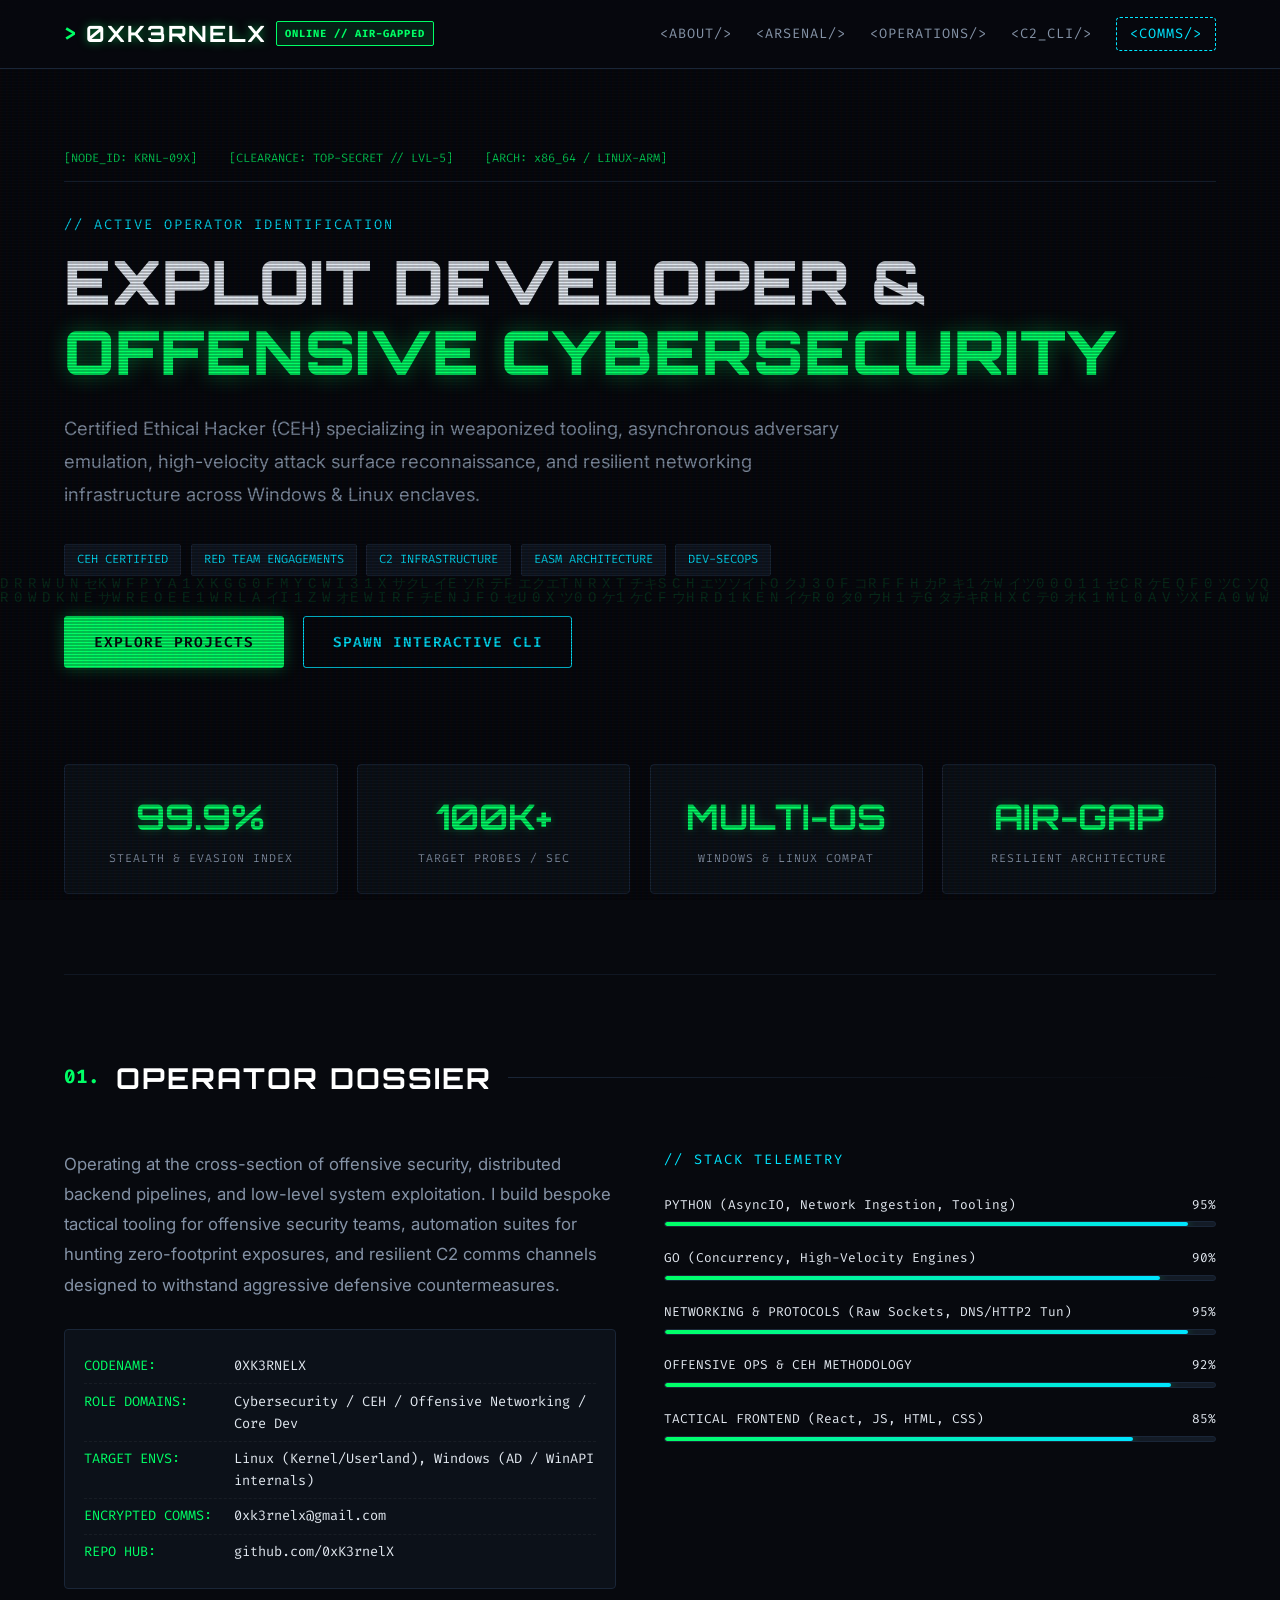
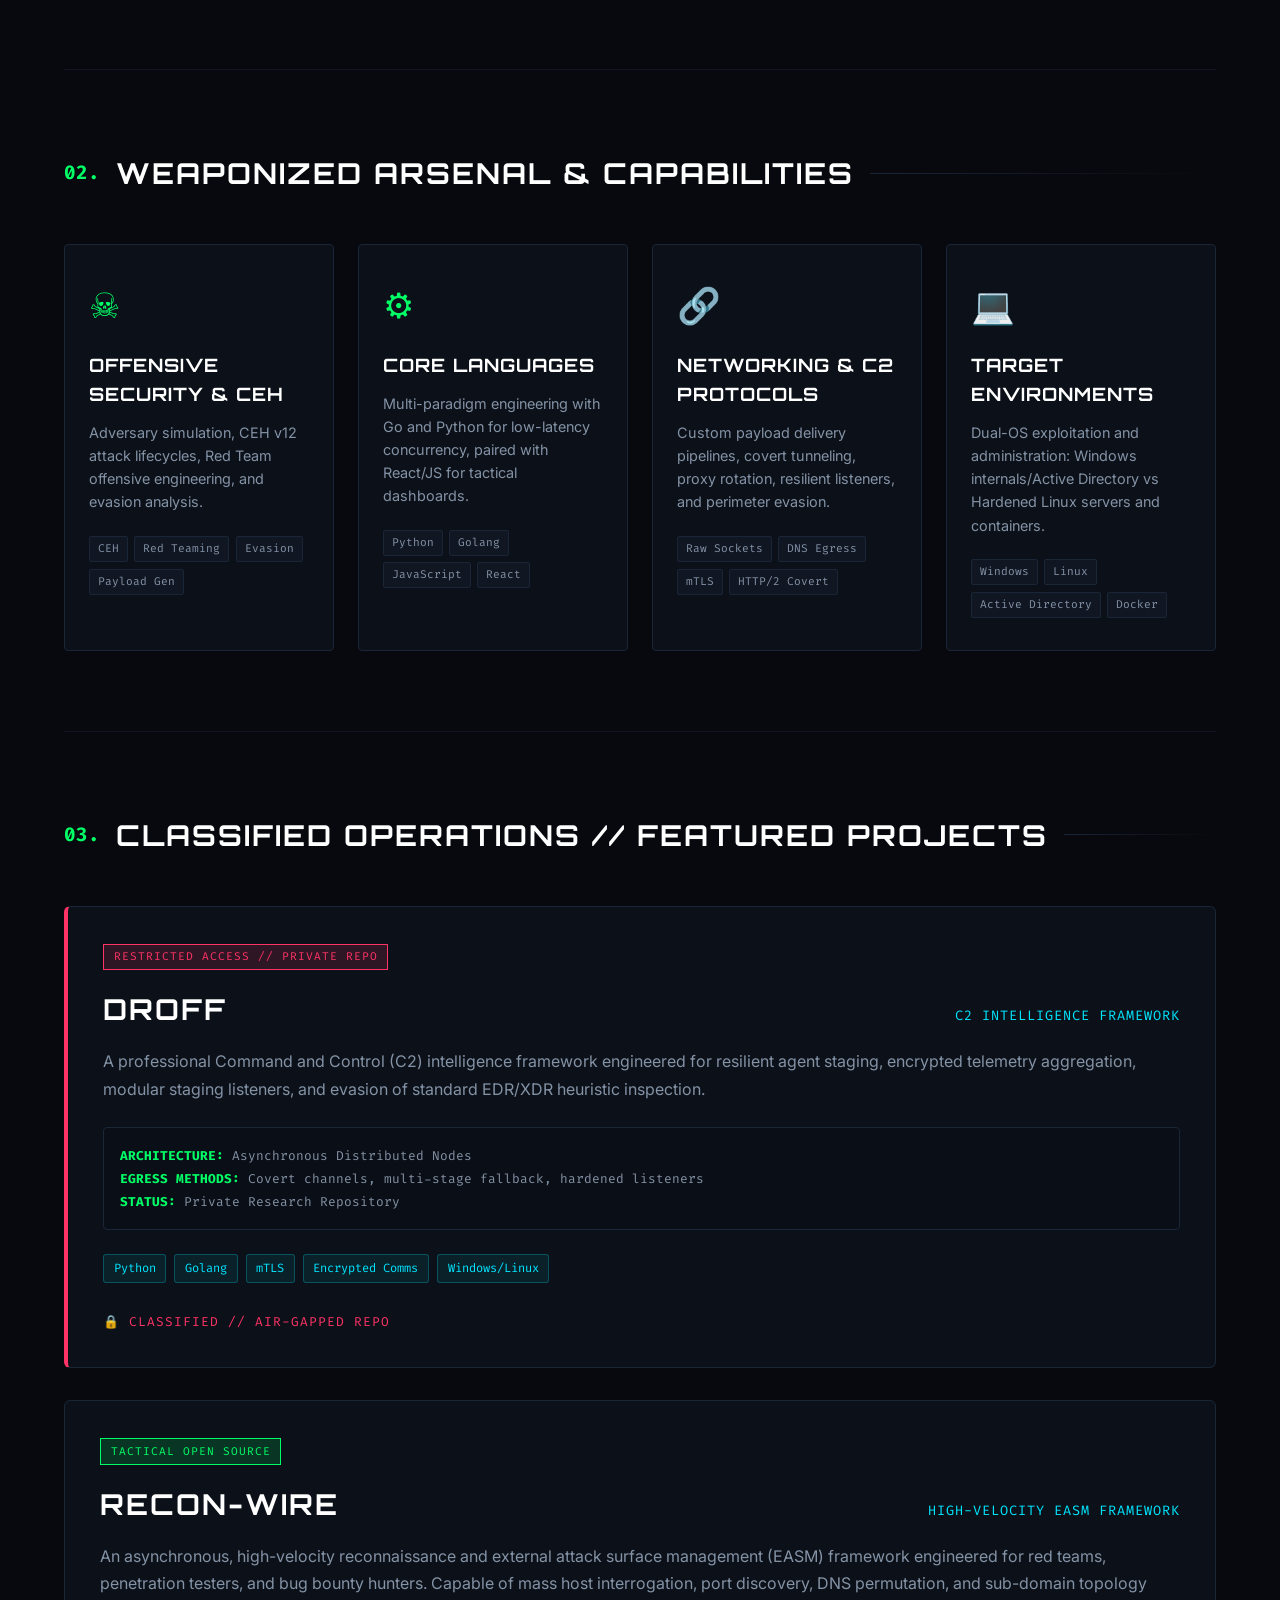
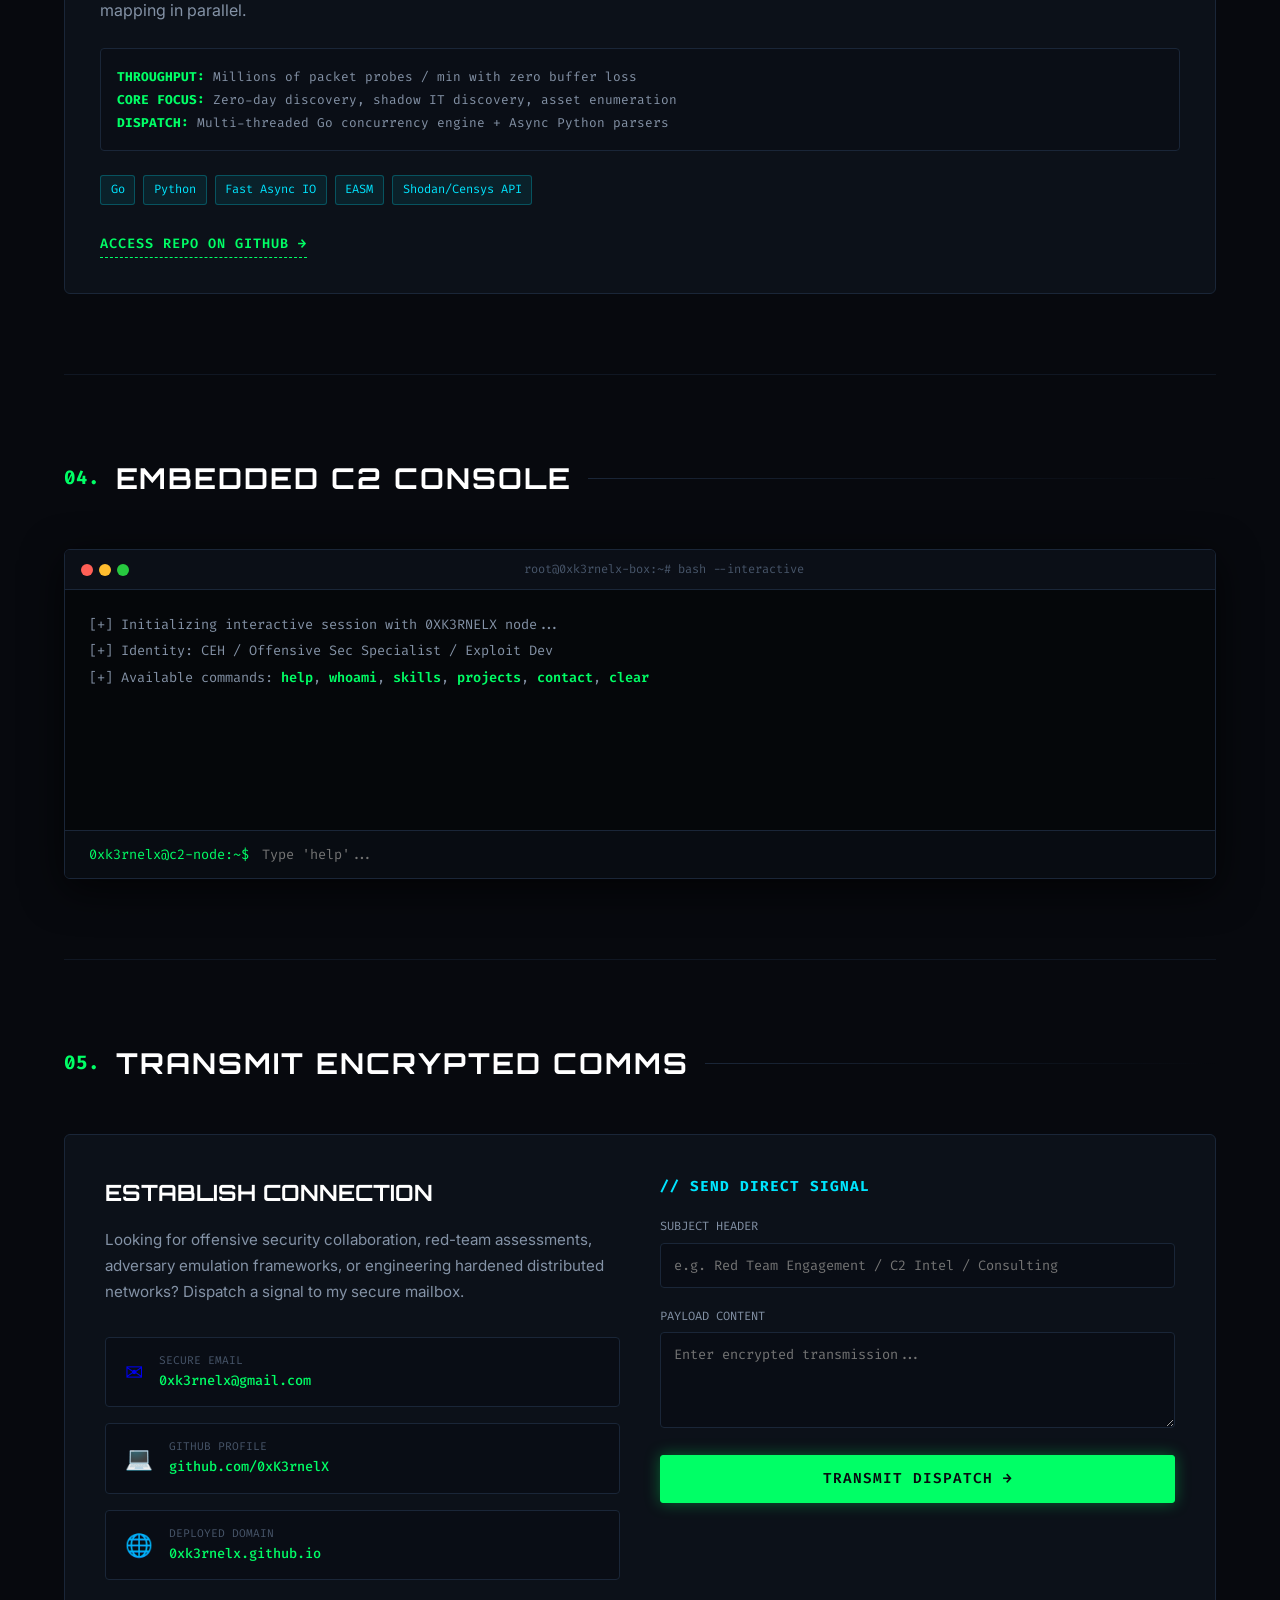
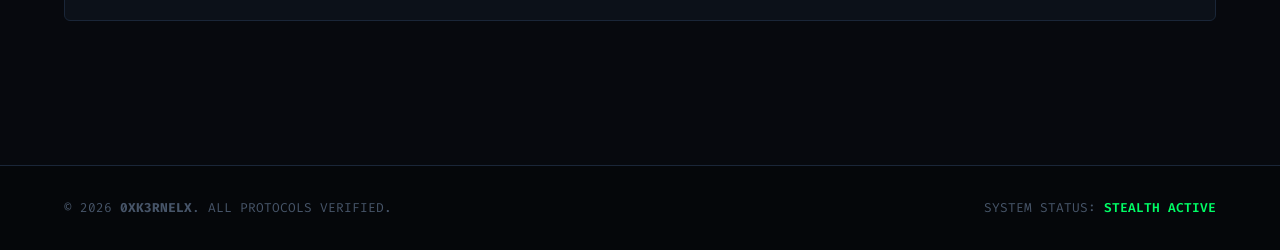
<file: index.html>
<!DOCTYPE html>
<html lang="en">
<head>
  <meta charset="UTF-8" />
  <meta name="viewport" content="width=device-width, initial-scale=1.0" />
  <title>0XK3RNELX // Offensive Security &amp; Exploit Engineering</title>
  <link rel="preconnect" href="https://fonts.googleapis.com">
  <link rel="preconnect" href="https://fonts.gstatic.com" crossorigin>
  <link href="https://fonts.googleapis.com/css2?family=Fira+Code:wght@300;400;500;600;700&family=Orbitron:wght@600;800;900&family=Inter:wght@300;400;500;600&display=swap" rel="stylesheet">
  <link rel="stylesheet" href="style.css?v=2.1" />
</head>
<body class="matrix-bg">
  <div class="crt-overlay"></div>
  <canvas id="matrix-canvas"></canvas>

  <header class="cyber-nav">
    <div class="brand">
      <span class="prompt-arrow">&gt;</span>
      <span class="glitch" data-text="0XK3RNELX">0XK3RNELX</span>
      <span class="badge-status">ONLINE // AIR-GAPPED</span>
    </div>
    <nav>
      <a href="#about" class="nav-link">&lt;ABOUT/&gt;</a>
      <a href="#arsenal" class="nav-link">&lt;ARSENAL/&gt;</a>
      <a href="#operations" class="nav-link">&lt;OPERATIONS/&gt;</a>
      <a href="#terminal-sec" class="nav-link terminal-jump">&lt;C2_CLI/&gt;</a>
      <a href="#contact" class="nav-link highlight">&lt;COMMS/&gt;</a>
    </nav>
  </header>

  <main class="container">
    <!-- Hero Section -->
    <section class="hero-section">
      <div class="hero-hud">
        <div class="hud-top">
          <span class="hud-item">[NODE_ID: KRNL-09X]</span>
          <span class="hud-item">[CLEARANCE: TOP-SECRET // LVL-5]</span>
          <span class="hud-item">[ARCH: x86_64 / LINUX-ARM]</span>
        </div>
      </div>

      <div class="hero-content">
        <p class="intel-tag">// ACTIVE OPERATOR IDENTIFICATION</p>
        <h1 class="hero-title">
          EXPLOIT DEVELOPER &amp;<br />
          <span class="cyber-accent">OFFENSIVE CYBERSECURITY</span>
        </h1>
        <p class="hero-desc">
          Certified Ethical Hacker (CEH) specializing in weaponized tooling, asynchronous adversary emulation,
          high-velocity attack surface reconnaissance, and resilient networking infrastructure across Windows &amp; Linux enclaves.
        </p>
        
        <div class="hero-badges">
          <span class="tag">CEH CERTIFIED</span>
          <span class="tag">RED TEAM ENGAGEMENTS</span>
          <span class="tag">C2 INFRASTRUCTURE</span>
          <span class="tag">EASM ARCHITECTURE</span>
          <span class="tag">DEV-SECOPS</span>
        </div>

        <div class="hero-actions">
          <a href="#operations" class="btn btn-primary">
            <span class="btn-glitch"></span>
            EXPLORE PROJECTS
          </a>
          <a href="#terminal-sec" class="btn btn-secondary">
            SPAWN INTERACTIVE CLI
          </a>
        </div>
      </div>
    </section>

    <!-- Stats Matrix -->
    <section class="metrics-grid">
      <div class="metric-card">
        <div class="metric-num">99.9%</div>
        <div class="metric-label">STEALTH &amp; EVASION INDEX</div>
      </div>
      <div class="metric-card">
        <div class="metric-num">100K+</div>
        <div class="metric-label">TARGET PROBES / SEC</div>
      </div>
      <div class="metric-card">
        <div class="metric-num">MULTI-OS</div>
        <div class="metric-label">WINDOWS &amp; LINUX COMPAT</div>
      </div>
      <div class="metric-card">
        <div class="metric-num">AIR-GAP</div>
        <div class="metric-label">RESILIENT ARCHITECTURE</div>
      </div>
    </section>

    <!-- About & Profile -->
    <section id="about" class="section">
      <div class="section-header">
        <span class="sec-num">01.</span>
        <h2>OPERATOR DOSSIER</h2>
        <div class="sec-line"></div>
      </div>

      <div class="dossier-grid">
        <div class="dossier-bio">
          <p>
            Operating at the cross-section of offensive security, distributed backend pipelines, and low-level system exploitation. 
            I build bespoke tactical tooling for offensive security teams, automation suites for hunting zero-footprint exposures, 
            and resilient C2 comms channels designed to withstand aggressive defensive countermeasures.
          </p>
          <div class="intel-block">
            <div class="intel-row"><span class="k">CODENAME:</span> <span class="v">0XK3RNELX</span></div>
            <div class="intel-row"><span class="k">ROLE DOMAINS:</span> <span class="v">Cybersecurity / CEH / Offensive Networking / Core Dev</span></div>
            <div class="intel-row"><span class="k">TARGET ENVS:</span> <span class="v">Linux (Kernel/Userland), Windows (AD / WinAPI internals)</span></div>
            <div class="intel-row"><span class="k">ENCRYPTED COMMS:</span> <span class="v">0xk3rnelx@gmail.com</span></div>
            <div class="intel-row"><span class="k">REPO HUB:</span> <span class="v">github.com/0xK3rnelX</span></div>
          </div>
        </div>

        <div class="dossier-stats">
          <div class="tech-radar-title">// STACK TELEMETRY</div>
          <div class="skill-bar-box">
            <div class="sb-header"><span>PYTHON (AsyncIO, Network Ingestion, Tooling)</span><span>95%</span></div>
            <div class="sb-track"><div class="sb-fill" style="width: 95%"></div></div>
          </div>
          <div class="skill-bar-box">
            <div class="sb-header"><span>GO (Concurrency, High-Velocity Engines)</span><span>90%</span></div>
            <div class="sb-track"><div class="sb-fill" style="width: 90%"></div></div>
          </div>
          <div class="skill-bar-box">
            <div class="sb-header"><span>NETWORKING &amp; PROTOCOLS (Raw Sockets, DNS/HTTP2 Tun)</span><span>95%</span></div>
            <div class="sb-track"><div class="sb-fill" style="width: 95%"></div></div>
          </div>
          <div class="skill-bar-box">
            <div class="sb-header"><span>OFFENSIVE OPS &amp; CEH METHODOLOGY</span><span>92%</span></div>
            <div class="sb-track"><div class="sb-fill" style="width: 92%"></div></div>
          </div>
          <div class="skill-bar-box">
            <div class="sb-header"><span>TACTICAL FRONTEND (React, JS, HTML, CSS)</span><span>85%</span></div>
            <div class="sb-track"><div class="sb-fill" style="width: 85%"></div></div>
          </div>
        </div>
      </div>
    </section>

    <!-- Arsenal / Skills -->
    <section id="arsenal" class="section">
      <div class="section-header">
        <span class="sec-num">02.</span>
        <h2>WEAPONIZED ARSENAL &amp; CAPABILITIES</h2>
        <div class="sec-line"></div>
      </div>

      <div class="arsenal-grid">
        <div class="arsenal-card">
          <div class="card-icon">&#9760;</div>
          <h3>OFFENSIVE SECURITY &amp; CEH</h3>
          <p>Adversary simulation, CEH v12 attack lifecycles, Red Team offensive engineering, and evasion analysis.</p>
          <div class="card-tags">
            <span>CEH</span><span>Red Teaming</span><span>Evasion</span><span>Payload Gen</span>
          </div>
        </div>

        <div class="arsenal-card">
          <div class="card-icon">&#9881;</div>
          <h3>CORE LANGUAGES</h3>
          <p>Multi-paradigm engineering with Go and Python for low-latency concurrency, paired with React/JS for tactical dashboards.</p>
          <div class="card-tags">
            <span>Python</span><span>Golang</span><span>JavaScript</span><span>React</span>
          </div>
        </div>

        <div class="arsenal-card">
          <div class="card-icon">&#128279;</div>
          <h3>NETWORKING &amp; C2 PROTOCOLS</h3>
          <p>Custom payload delivery pipelines, covert tunneling, proxy rotation, resilient listeners, and perimeter evasion.</p>
          <div class="card-tags">
            <span>Raw Sockets</span><span>DNS Egress</span><span>mTLS</span><span>HTTP/2 Covert</span>
          </div>
        </div>

        <div class="arsenal-card">
          <div class="card-icon">&#128187;</div>
          <h3>TARGET ENVIRONMENTS</h3>
          <p>Dual-OS exploitation and administration: Windows internals/Active Directory vs Hardened Linux servers and containers.</p>
          <div class="card-tags">
            <span>Windows</span><span>Linux</span><span>Active Directory</span><span>Docker</span>
          </div>
        </div>
      </div>
    </section>

    <!-- Operations / Projects -->
    <section id="operations" class="section">
      <div class="section-header">
        <span class="sec-num">03.</span>
        <h2>CLASSIFIED OPERATIONS // FEATURED PROJECTS</h2>
        <div class="sec-line"></div>
      </div>

      <div class="project-list">
        <!-- DROFF -->
        <article class="project-card classified">
          <div class="proj-badge">RESTRICTED ACCESS // PRIVATE REPO</div>
          <div class="project-header">
            <h3 class="project-name">DROFF</h3>
            <span class="proj-type">C2 INTELLIGENCE FRAMEWORK</span>
          </div>
          <p class="proj-description">
            A professional Command and Control (C2) intelligence framework engineered for resilient agent staging, encrypted telemetry aggregation, modular staging listeners, and evasion of standard EDR/XDR heuristic inspection.
          </p>
          <div class="proj-specs">
            <div><strong>ARCHITECTURE:</strong> Asynchronous Distributed Nodes</div>
            <div><strong>EGRESS METHODS:</strong> Covert channels, multi-stage fallback, hardened listeners</div>
            <div><strong>STATUS:</strong> Private Research Repository</div>
          </div>
          <div class="proj-tech">
            <span>Python</span><span>Golang</span><span>mTLS</span><span>Encrypted Comms</span><span>Windows/Linux</span>
          </div>
          <div class="proj-footer">
            <span class="access-tag"><span class="lock-icon">&#128274;</span> CLASSIFIED // AIR-GAPPED REPO</span>
          </div>
        </article>

        <!-- RECON-WIRE -->
        <article class="project-card">
          <div class="proj-badge open-source">TACTICAL OPEN SOURCE</div>
          <div class="project-header">
            <h3 class="project-name">RECON-WIRE</h3>
            <span class="proj-type">HIGH-VELOCITY EASM FRAMEWORK</span>
          </div>
          <p class="proj-description">
            An asynchronous, high-velocity reconnaissance and external attack surface management (EASM) framework engineered for red teams, penetration testers, and bug bounty hunters. Capable of mass host interrogation, port discovery, DNS permutation, and sub-domain topology mapping in parallel.
          </p>
          <div class="proj-specs">
            <div><strong>THROUGHPUT:</strong> Millions of packet probes / min with zero buffer loss</div>
            <div><strong>CORE FOCUS:</strong> Zero-day discovery, shadow IT discovery, asset enumeration</div>
            <div><strong>DISPATCH:</strong> Multi-threaded Go concurrency engine + Async Python parsers</div>
          </div>
          <div class="proj-tech">
            <span>Go</span><span>Python</span><span>Fast Async IO</span><span>EASM</span><span>Shodan/Censys API</span>
          </div>
          <div class="proj-footer">
            <a href="https://github.com/0xK3rnelX/RECON-WIRE" target="_blank" rel="noopener" class="proj-link">
              ACCESS REPO ON GITHUB &rarr;
            </a>
          </div>
        </article>
      </div>
    </section>

    <!-- Terminal Section -->
    <section id="terminal-sec" class="section">
      <div class="section-header">
        <span class="sec-num">04.</span>
        <h2>EMBEDDED C2 CONSOLE</h2>
        <div class="sec-line"></div>
      </div>

      <div class="terminal-container">
        <div class="terminal-bar">
          <div class="terminal-buttons">
            <span class="tb-dot tb-red"></span>
            <span class="tb-dot tb-yellow"></span>
            <span class="tb-dot tb-green"></span>
          </div>
          <div class="tb-title">root@0xk3rnelx-box:~# bash --interactive</div>
        </div>
        <div class="terminal-body" id="terminal-output">
          <div class="t-line intro-line">[+] Initializing interactive session with 0XK3RNELX node...</div>
          <div class="t-line intro-line">[+] Identity: CEH / Offensive Sec Specialist / Exploit Dev</div>
          <div class="t-line intro-line">[+] Available commands: <span class="t-highlight">help</span>, <span class="t-highlight">whoami</span>, <span class="t-highlight">skills</span>, <span class="t-highlight">projects</span>, <span class="t-highlight">contact</span>, <span class="t-highlight">clear</span></div>
          <div class="t-line">&nbsp;</div>
        </div>
        <div class="terminal-input-row">
          <span class="t-prompt">0xk3rnelx@c2-node:~$</span>
          <input type="text" id="terminal-input" autocomplete="off" spellcheck="false" placeholder="Type 'help'..." />
        </div>
      </div>
    </section>

    <!-- Contact & Comms Section -->
    <section id="contact" class="section">
      <div class="section-header">
        <span class="sec-num">05.</span>
        <h2>TRANSMIT ENCRYPTED COMMS</h2>
        <div class="sec-line"></div>
      </div>

      <div class="comms-box">
        <div class="comms-info">
          <h3>ESTABLISH CONNECTION</h3>
          <p>
            Looking for offensive security collaboration, red-team assessments, adversary emulation frameworks, or engineering hardened distributed networks? Dispatch a signal to my secure mailbox.
          </p>
          <div class="contact-links">
            <a href="mailto:0xk3rnelx@gmail.com" class="comms-item">
              <span class="ci-icon">&#9993;</span>
              <div>
                <div class="ci-lbl">SECURE EMAIL</div>
                <div class="ci-val">0xk3rnelx@gmail.com</div>
              </div>
            </a>
            <a href="https://github.com/0xK3rnelX" target="_blank" rel="noopener" class="comms-item">
              <span class="ci-icon">&#128187;</span>
              <div>
                <div class="ci-lbl">GITHUB PROFILE</div>
                <div class="ci-val">github.com/0xK3rnelX</div>
              </div>
            </a>
            <a href="https://0xk3rnelx.github.io" target="_blank" rel="noopener" class="comms-item">
              <span class="ci-icon">&#127760;</span>
              <div>
                <div class="ci-lbl">DEPLOYED DOMAIN</div>
                <div class="ci-val">0xk3rnelx.github.io</div>
              </div>
            </a>
          </div>
        </div>

        <div class="quick-ping">
          <h4>// SEND DIRECT SIGNAL</h4>
          <form id="contact-form" onsubmit="event.preventDefault(); window.location.href='mailto:0xk3rnelx@gmail.com?subject=Transmission%20to%200XK3RNELX&body=Hi%200XK3RNELX,%0A%0A';">
            <div class="form-group">
              <label for="msg-subj">SUBJECT HEADER</label>
              <input type="text" id="msg-subj" placeholder="e.g. Red Team Engagement / C2 Intel / Consulting" required />
            </div>
            <div class="form-group">
              <label for="msg-body">PAYLOAD CONTENT</label>
              <textarea id="msg-body" rows="4" placeholder="Enter encrypted transmission..." required></textarea>
            </div>
            <button type="submit" class="btn btn-primary" style="width: 100%;">
              TRANSMIT DISPATCH &rarr;
            </button>
          </form>
        </div>
      </div>
    </section>
  </main>

  <footer class="cyber-footer">
    <div class="container footer-content">
      <div>&copy; <span id="year">2026</span> <strong>0XK3RNELX</strong>. ALL PROTOCOLS VERIFIED.</div>
      <div class="footer-status">SYSTEM STATUS: <span class="status-live">STEALTH ACTIVE</span></div>
    </div>
  </footer>

  <script src="script.js?v=2.1"></script>
</body>
</html>
</file>
<file: style.css>
/* ========================================================
   0XK3RNELX OFFENSIVE SECURITY PORTFOLIO STYLES
   Cyberpunk / Dark Tactical Ops / Matrix HUD Aesthetics
   ======================================================== */

:root {
  --bg-primary: #07090e;
  --bg-secondary: #0c1017;
  --bg-card: rgba(14, 19, 28, 0.85);
  --bg-card-hover: rgba(22, 30, 44, 0.95);
  --border-color: #1a2638;
  --border-glow: #00ff6640;
  
  --accent-green: #00ff66;
  --accent-cyan: #00e5ff;
  --accent-red: #ff3366;
  --accent-amber: #ffb703;
  --accent-dim: #00ff6633;

  --text-main: #e2e8f0;
  --text-muted: #8492a6;
  --text-dim: #475569;

  --font-mono: 'Fira Code', monospace;
  --font-display: 'Orbitron', sans-serif;
  --font-body: 'Inter', sans-serif;
}

* {
  box-sizing: border-box;
  margin: 0;
  padding: 0;
  scroll-behavior: smooth;
}

body {
  background-color: var(--bg-primary);
  color: var(--text-main);
  font-family: var(--font-body);
  line-height: 1.6;
  position: relative;
  overflow-x: hidden;
  min-height: 100vh;
}

/* Matrix background canvas */
#matrix-canvas {
  position: fixed;
  top: 0;
  left: 0;
  width: 100vw;
  height: 100vh;
  z-index: 0;
  opacity: 0.15;
  pointer-events: none;
}

/* CRT Scanline and Flicker Overlay */
.crt-overlay {
  position: fixed;
  top: 0;
  left: 0;
  width: 100%;
  height: 100%;
  background: linear-gradient(
    rgba(18, 16, 16, 0) 50%, 
    rgba(0, 0, 0, 0.25) 50%
  ), linear-gradient(
    90deg,
    rgba(255, 0, 0, 0.03),
    rgba(0, 255, 0, 0.01),
    rgba(0, 0, 255, 0.03)
  );
  background-size: 100% 3px, 6px 100%;
  z-index: 99;
  pointer-events: none;
}

/* Container */
.container {
  width: 90%;
  max-width: 1200px;
  margin: 0 auto;
  position: relative;
  z-index: 10;
}

/* ================= NAV ================= */
.cyber-nav {
  position: sticky;
  top: 0;
  z-index: 100;
  background: rgba(7, 9, 14, 0.88);
  backdrop-filter: blur(12px);
  border-bottom: 1px solid var(--border-color);
  display: flex;
  justify-content: space-between;
  align-items: center;
  padding: 1rem 5%;
}

.brand {
  display: flex;
  align-items: center;
  gap: 0.6rem;
  font-family: var(--font-mono);
  font-weight: 700;
}

.prompt-arrow {
  color: var(--accent-green);
  font-size: 1.3rem;
  animation: blink 1s infinite alternate;
}

.glitch {
  font-family: var(--font-display);
  font-size: 1.4rem;
  letter-spacing: 2px;
  color: #fff;
  position: relative;
  text-shadow: 0 0 10px rgba(0, 255, 102, 0.5);
}

.badge-status {
  background: rgba(0, 255, 102, 0.1);
  border: 1px solid var(--accent-green);
  color: var(--accent-green);
  font-size: 0.65rem;
  padding: 0.2rem 0.5rem;
  border-radius: 2px;
  letter-spacing: 1px;
}

nav {
  display: flex;
  gap: 1.5rem;
  align-items: center;
}

.nav-link {
  font-family: var(--font-mono);
  font-size: 0.85rem;
  color: var(--text-muted);
  text-decoration: none;
  transition: all 0.25s ease;
  letter-spacing: 1px;
}

.nav-link:hover, .nav-link.active {
  color: var(--accent-green);
  text-shadow: 0 0 8px rgba(0, 255, 102, 0.6);
}

.nav-link.highlight {
  color: var(--accent-cyan);
  border: 1px dashed var(--accent-cyan);
  padding: 0.3rem 0.8rem;
  border-radius: 4px;
}

.nav-link.highlight:hover {
  background: rgba(0, 229, 255, 0.1);
  box-shadow: 0 0 15px rgba(0, 229, 255, 0.3);
}

/* ================= HERO HUD ================= */
.hero-section {
  padding: 5rem 0 3rem;
  position: relative;
}

.hero-hud {
  font-family: var(--font-mono);
  font-size: 0.75rem;
  color: var(--text-dim);
  border-bottom: 1px solid var(--border-color);
  padding-bottom: 0.8rem;
  margin-bottom: 2rem;
}

.hud-top {
  display: flex;
  gap: 2rem;
  flex-wrap: wrap;
}

.hud-item {
  color: var(--accent-green);
  opacity: 0.85;
}

.intel-tag {
  font-family: var(--font-mono);
  font-size: 0.85rem;
  color: var(--accent-cyan);
  margin-bottom: 0.8rem;
  letter-spacing: 2px;
}

.hero-title {
  font-family: var(--font-display);
  font-size: clamp(2rem, 5vw, 3.8rem);
  line-height: 1.15;
  font-weight: 900;
  letter-spacing: 1px;
  margin-bottom: 1.5rem;
}

.cyber-accent {
  color: var(--accent-green);
  text-shadow: 0 0 20px rgba(0, 255, 102, 0.4);
}

.hero-desc {
  max-width: 780px;
  font-size: 1.15rem;
  color: var(--text-muted);
  line-height: 1.8;
  margin-bottom: 2rem;
}

.hero-badges {
  display: flex;
  flex-wrap: wrap;
  gap: 0.6rem;
  margin-bottom: 2.5rem;
}

.tag {
  font-family: var(--font-mono);
  font-size: 0.75rem;
  padding: 0.35rem 0.75rem;
  background: rgba(26, 38, 56, 0.5);
  border: 1px solid var(--border-color);
  color: var(--accent-cyan);
  border-radius: 2px;
}

.hero-actions {
  display: flex;
  gap: 1.2rem;
  flex-wrap: wrap;
}

/* ================= BUTTONS ================= */
.btn {
  font-family: var(--font-mono);
  font-size: 0.9rem;
  font-weight: 600;
  text-decoration: none;
  padding: 0.85rem 1.8rem;
  border-radius: 3px;
  cursor: pointer;
  display: inline-flex;
  align-items: center;
  justify-content: center;
  letter-spacing: 1px;
  transition: all 0.3s cubic-bezier(0.16, 1, 0.3, 1);
  position: relative;
  overflow: hidden;
}

.btn-primary {
  background: var(--accent-green);
  color: #07090e;
  border: 1px solid var(--accent-green);
  box-shadow: 0 0 15px rgba(0, 255, 102, 0.35);
}

.btn-primary:hover {
  background: #26ff7d;
  box-shadow: 0 0 25px rgba(0, 255, 102, 0.6);
  transform: translateY(-2px);
}

.btn-secondary {
  background: transparent;
  color: var(--accent-cyan);
  border: 1px solid var(--accent-cyan);
}

.btn-secondary:hover {
  background: rgba(0, 229, 255, 0.1);
  box-shadow: 0 0 20px rgba(0, 229, 255, 0.4);
  transform: translateY(-2px);
}

/* ================= METRICS GRID ================= */
.metrics-grid {
  display: grid;
  grid-template-columns: repeat(auto-fit, minmax(220px, 1fr));
  gap: 1.2rem;
  margin: 3rem 0 5rem;
}

.metric-card {
  background: var(--bg-card);
  border: 1px solid var(--border-color);
  padding: 1.5rem;
  text-align: center;
  border-radius: 4px;
  position: relative;
  transition: transform 0.3s ease, border-color 0.3s ease;
}

.metric-card:hover {
  transform: translateY(-4px);
  border-color: var(--accent-green);
  box-shadow: 0 5px 20px rgba(0, 255, 102, 0.1);
}

.metric-num {
  font-family: var(--font-display);
  font-size: 2.2rem;
  font-weight: 700;
  color: var(--accent-green);
  margin-bottom: 0.3rem;
  text-shadow: 0 0 10px rgba(0, 255, 102, 0.3);
}

.metric-label {
  font-family: var(--font-mono);
  font-size: 0.72rem;
  color: var(--text-muted);
  letter-spacing: 1px;
}

/* ================= SECTIONS COMMON ================= */
.section {
  padding: 5rem 0;
  border-top: 1px solid rgba(26, 38, 56, 0.5);
}

.section-header {
  display: flex;
  align-items: center;
  gap: 1rem;
  margin-bottom: 3rem;
}

.sec-num {
  font-family: var(--font-mono);
  color: var(--accent-green);
  font-size: 1.2rem;
  font-weight: 700;
}

.section-header h2 {
  font-family: var(--font-display);
  font-size: 1.8rem;
  letter-spacing: 2px;
  color: #fff;
}

.sec-line {
  flex-grow: 1;
  height: 1px;
  background: linear-gradient(90deg, var(--border-color) 0%, transparent 100%);
}

/* ================= DOSSIER ================= */
.dossier-grid {
  display: grid;
  grid-template-columns: 1fr 1fr;
  gap: 3rem;
}

@media (max-width: 860px) {
  .dossier-grid {
    grid-template-columns: 1fr;
  }
}

.dossier-bio p {
  color: var(--text-muted);
  font-size: 1.05rem;
  line-height: 1.8;
  margin-bottom: 1.8rem;
}

.intel-block {
  background: var(--bg-card);
  border: 1px solid var(--border-color);
  padding: 1.2rem;
  font-family: var(--font-mono);
  font-size: 0.85rem;
  border-radius: 4px;
}

.intel-row {
  display: flex;
  padding: 0.4rem 0;
  border-bottom: 1px dashed rgba(255, 255, 255, 0.05);
}

.intel-row:last-child {
  border-bottom: none;
}

.intel-row .k {
  color: var(--accent-green);
  width: 150px;
  flex-shrink: 0;
}

.intel-row .v {
  color: var(--text-main);
  word-break: break-all;
}

.tech-radar-title {
  font-family: var(--font-mono);
  color: var(--accent-cyan);
  font-size: 0.85rem;
  letter-spacing: 2px;
  margin-bottom: 1.5rem;
}

.skill-bar-box {
  margin-bottom: 1.3rem;
}

.sb-header {
  display: flex;
  justify-content: space-between;
  font-family: var(--font-mono);
  font-size: 0.8rem;
  margin-bottom: 0.4rem;
  color: var(--text-main);
}

.sb-track {
  width: 100%;
  height: 6px;
  background: #131b26;
  border-radius: 3px;
  overflow: hidden;
  border: 1px solid var(--border-color);
}

.sb-fill {
  height: 100%;
  background: linear-gradient(90deg, var(--accent-green) 0%, var(--accent-cyan) 100%);
  border-radius: 3px;
  box-shadow: 0 0 10px rgba(0, 255, 102, 0.5);
  transition: width 1s ease-in-out;
}

/* ================= ARSENAL ================= */
.arsenal-grid {
  display: grid;
  grid-template-columns: repeat(auto-fit, minmax(260px, 1fr));
  gap: 1.5rem;
}

.arsenal-card {
  background: var(--bg-card);
  border: 1px solid var(--border-color);
  padding: 2rem 1.5rem;
  border-radius: 4px;
  transition: all 0.3s ease;
  position: relative;
}

.arsenal-card:hover {
  transform: translateY(-6px);
  border-color: var(--accent-cyan);
  box-shadow: 0 10px 30px rgba(0, 229, 255, 0.12);
}

.card-icon {
  font-size: 2.2rem;
  color: var(--accent-green);
  margin-bottom: 1rem;
}

.arsenal-card h3 {
  font-family: var(--font-display);
  font-size: 1.15rem;
  letter-spacing: 1px;
  color: #fff;
  margin-bottom: 0.8rem;
}

.arsenal-card p {
  color: var(--text-muted);
  font-size: 0.9rem;
  line-height: 1.6;
  margin-bottom: 1.4rem;
}

.card-tags {
  display: flex;
  flex-wrap: wrap;
  gap: 0.4rem;
}

.card-tags span {
  font-family: var(--font-mono);
  font-size: 0.7rem;
  background: #101622;
  border: 1px solid var(--border-color);
  color: var(--text-muted);
  padding: 0.2rem 0.5rem;
  border-radius: 2px;
}

/* ================= PROJECTS ================= */
.project-list {
  display: flex;
  flex-direction: column;
  gap: 2rem;
}

.project-card {
  background: var(--bg-card);
  border: 1px solid var(--border-color);
  border-radius: 6px;
  padding: 2.2rem;
  position: relative;
  transition: all 0.3s ease;
}

.project-card:hover {
  border-color: var(--accent-green);
  box-shadow: 0 8px 30px rgba(0, 255, 102, 0.1);
}

.project-card.classified {
  border-left: 4px solid var(--accent-red);
}

.proj-badge {
  font-family: var(--font-mono);
  font-size: 0.7rem;
  display: inline-block;
  padding: 0.2rem 0.6rem;
  background: rgba(255, 51, 102, 0.15);
  border: 1px solid var(--accent-red);
  color: var(--accent-red);
  margin-bottom: 1rem;
  letter-spacing: 1px;
}

.proj-badge.open-source {
  background: rgba(0, 255, 102, 0.15);
  border-color: var(--accent-green);
  color: var(--accent-green);
}

.project-header {
  display: flex;
  justify-content: space-between;
  align-items: baseline;
  flex-wrap: wrap;
  gap: 1rem;
  margin-bottom: 1rem;
}

.project-name {
  font-family: var(--font-display);
  font-size: 1.8rem;
  color: #fff;
  letter-spacing: 2px;
}

.proj-type {
  font-family: var(--font-mono);
  color: var(--accent-cyan);
  font-size: 0.85rem;
  letter-spacing: 1px;
}

.proj-description {
  color: var(--text-muted);
  font-size: 1rem;
  line-height: 1.7;
  margin-bottom: 1.5rem;
}

.proj-specs {
  background: rgba(10, 14, 22, 0.8);
  border: 1px solid var(--border-color);
  border-radius: 4px;
  padding: 1rem;
  font-family: var(--font-mono);
  font-size: 0.8rem;
  color: var(--text-muted);
  margin-bottom: 1.5rem;
  line-height: 1.8;
}

.proj-specs strong {
  color: var(--accent-green);
}

.proj-tech {
  display: flex;
  flex-wrap: wrap;
  gap: 0.5rem;
  margin-bottom: 1.8rem;
}

.proj-tech span {
  font-family: var(--font-mono);
  font-size: 0.75rem;
  background: rgba(0, 229, 255, 0.08);
  border: 1px solid rgba(0, 229, 255, 0.25);
  color: var(--accent-cyan);
  padding: 0.25rem 0.6rem;
  border-radius: 3px;
}

.proj-footer {
  display: flex;
  align-items: center;
  justify-content: space-between;
}

.access-tag {
  font-family: var(--font-mono);
  font-size: 0.8rem;
  color: var(--accent-red);
  letter-spacing: 1px;
}

.proj-link {
  font-family: var(--font-mono);
  color: var(--accent-green);
  text-decoration: none;
  font-weight: 600;
  font-size: 0.85rem;
  letter-spacing: 1px;
  transition: all 0.25s ease;
  border-bottom: 1px dashed var(--accent-green);
  padding-bottom: 2px;
}

.proj-link:hover {
  color: #fff;
  border-bottom-style: solid;
}

/* ================= TERMINAL ================= */
.terminal-container {
  background: #05070a;
  border: 1px solid var(--border-color);
  border-radius: 6px;
  overflow: hidden;
  box-shadow: 0 10px 40px rgba(0, 0, 0, 0.7);
}

.terminal-bar {
  background: #0b0f17;
  padding: 0.6rem 1rem;
  display: flex;
  align-items: center;
  border-bottom: 1px solid var(--border-color);
}

.terminal-buttons {
  display: flex;
  gap: 6px;
}

.tb-dot {
  width: 12px;
  height: 12px;
  border-radius: 50%;
}

.tb-red { background: #ff5f56; }
.tb-yellow { background: #ffbd2e; }
.tb-green { background: #27c93f; }

.tb-title {
  flex-grow: 1;
  text-align: center;
  font-family: var(--font-mono);
  font-size: 0.75rem;
  color: var(--text-dim);
}

.terminal-body {
  padding: 1.5rem;
  min-height: 240px;
  max-height: 350px;
  overflow-y: auto;
  font-family: var(--font-mono);
  font-size: 0.85rem;
  line-height: 1.6;
}

.t-line {
  color: var(--text-main);
  margin-bottom: 0.3rem;
  word-break: break-all;
}

.intro-line {
  color: var(--text-muted);
}

.t-highlight {
  color: var(--accent-green);
  font-weight: 600;
}

.terminal-input-row {
  display: flex;
  align-items: center;
  padding: 0.8rem 1.5rem;
  background: #080c12;
  border-top: 1px solid var(--border-color);
}

.t-prompt {
  font-family: var(--font-mono);
  font-size: 0.85rem;
  color: var(--accent-green);
  margin-right: 0.8rem;
  flex-shrink: 0;
}

#terminal-input {
  background: transparent;
  border: none;
  outline: none;
  font-family: var(--font-mono);
  font-size: 0.85rem;
  color: #fff;
  flex-grow: 1;
}

/* ================= COMMS / CONTACT ================= */
.comms-box {
  display: grid;
  grid-template-columns: 1fr 1fr;
  gap: 2.5rem;
  background: var(--bg-card);
  border: 1px solid var(--border-color);
  padding: 2.5rem;
  border-radius: 6px;
}

@media (max-width: 860px) {
  .comms-box {
    grid-template-columns: 1fr;
  }
}

.comms-info h3 {
  font-family: var(--font-display);
  font-size: 1.4rem;
  color: #fff;
  margin-bottom: 1rem;
}

.comms-info p {
  color: var(--text-muted);
  font-size: 0.95rem;
  line-height: 1.7;
  margin-bottom: 2rem;
}

.contact-links {
  display: flex;
  flex-direction: column;
  gap: 1rem;
}

.comms-item {
  display: flex;
  align-items: center;
  gap: 1rem;
  background: rgba(9, 13, 20, 0.8);
  border: 1px solid var(--border-color);
  padding: 0.9rem 1.2rem;
  border-radius: 4px;
  text-decoration: none;
  transition: all 0.25s ease;
}

.comms-item:hover {
  border-color: var(--accent-green);
  background: rgba(14, 20, 30, 0.9);
  transform: translateX(4px);
}

.ci-icon {
  font-size: 1.4rem;
}

.ci-lbl {
  font-family: var(--font-mono);
  font-size: 0.7rem;
  color: var(--text-dim);
}

.ci-val {
  font-family: var(--font-mono);
  font-size: 0.85rem;
  color: var(--accent-green);
  font-weight: 500;
}

.quick-ping h4 {
  font-family: var(--font-mono);
  color: var(--accent-cyan);
  font-size: 0.9rem;
  margin-bottom: 1.2rem;
  letter-spacing: 1px;
}

.form-group {
  margin-bottom: 1.2rem;
}

.form-group label {
  display: block;
  font-family: var(--font-mono);
  font-size: 0.75rem;
  color: var(--text-muted);
  margin-bottom: 0.4rem;
}

.form-group input, .form-group textarea {
  width: 100%;
  background: rgba(9, 13, 20, 0.8);
  border: 1px solid var(--border-color);
  border-radius: 4px;
  padding: 0.8rem;
  color: #fff;
  font-family: var(--font-mono);
  font-size: 0.85rem;
  outline: none;
  transition: border-color 0.25s ease;
}

.form-group input:focus, .form-group textarea:focus {
  border-color: var(--accent-green);
  box-shadow: 0 0 10px rgba(0, 255, 102, 0.2);
}

/* ================= FOOTER ================= */
.cyber-footer {
  border-top: 1px solid var(--border-color);
  background: #05070a;
  padding: 2rem 0;
  margin-top: 4rem;
  font-family: var(--font-mono);
  font-size: 0.8rem;
  color: var(--text-dim);
}

.footer-content {
  display: flex;
  justify-content: space-between;
  align-items: center;
  flex-wrap: wrap;
  gap: 1rem;
}

.status-live {
  color: var(--accent-green);
  font-weight: 600;
}

@keyframes blink {
  0% { opacity: 0.2; }
  100% { opacity: 1; }
}
</file>
